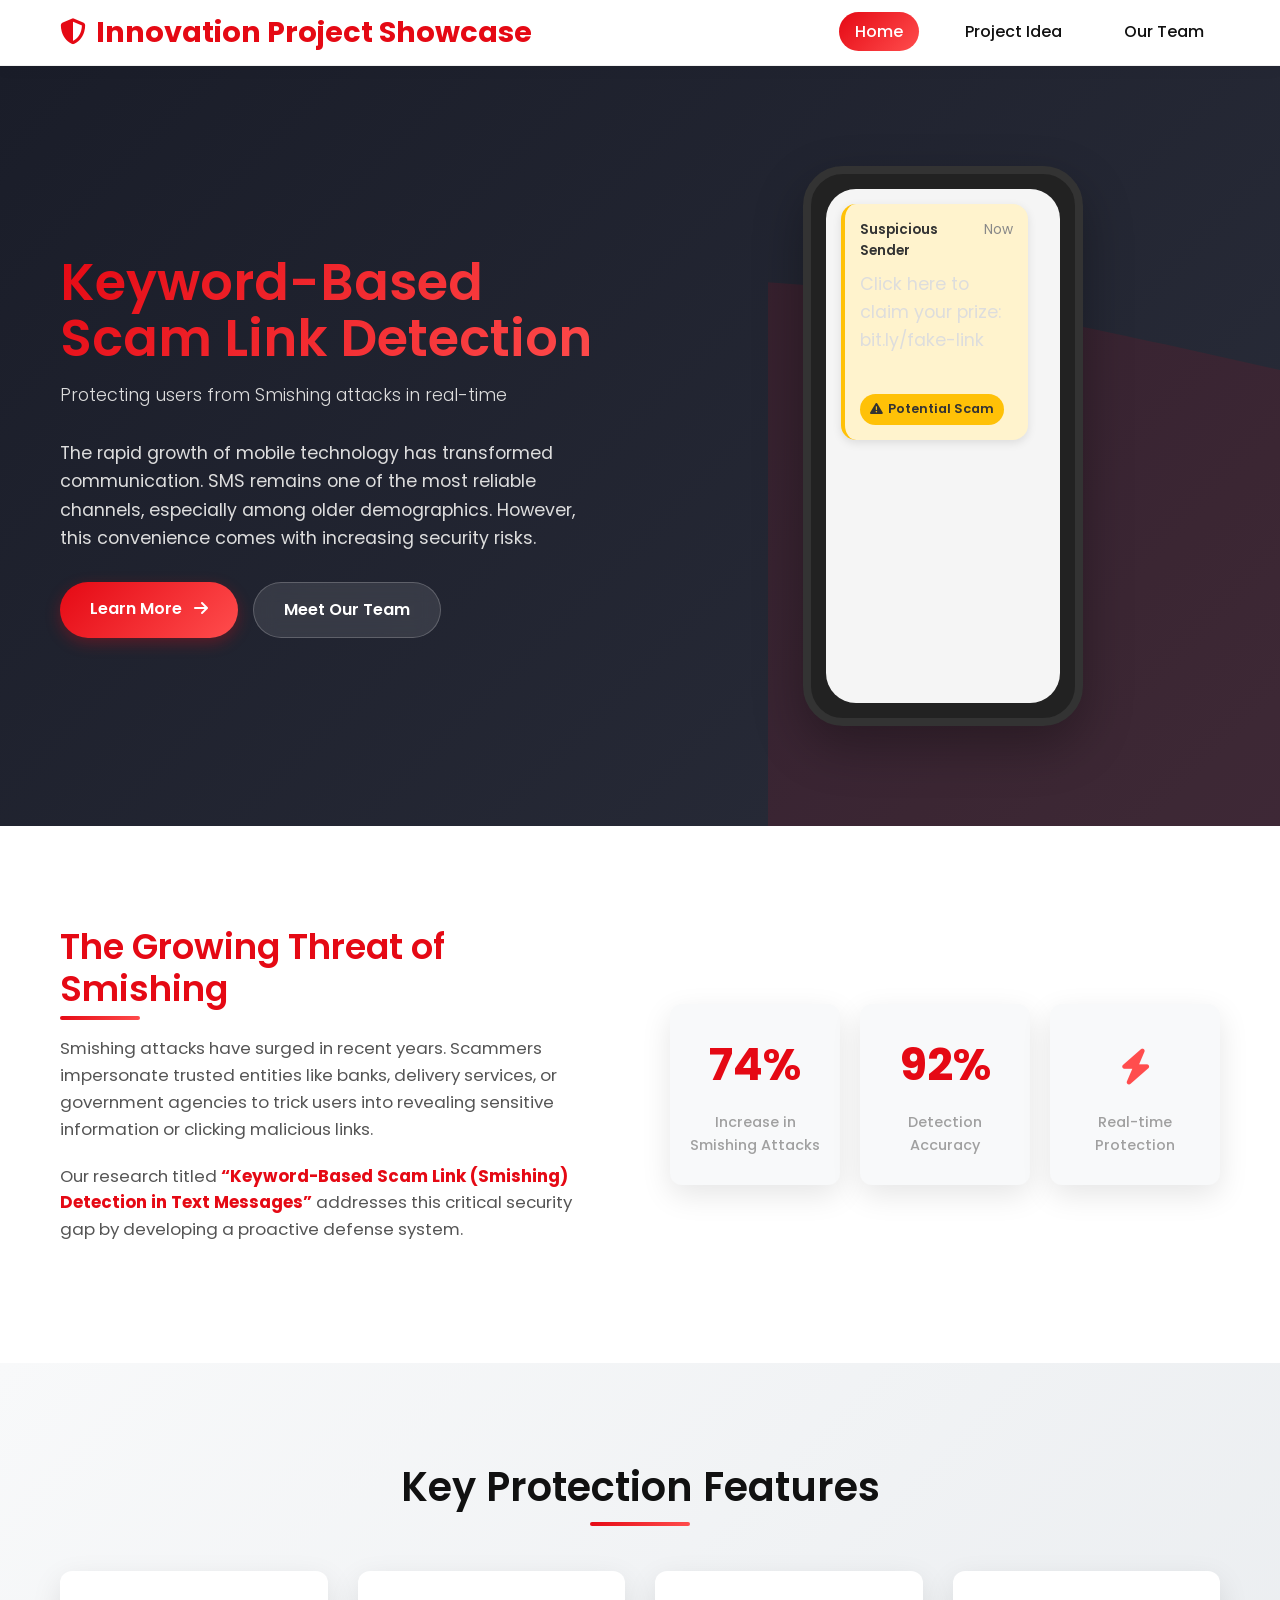
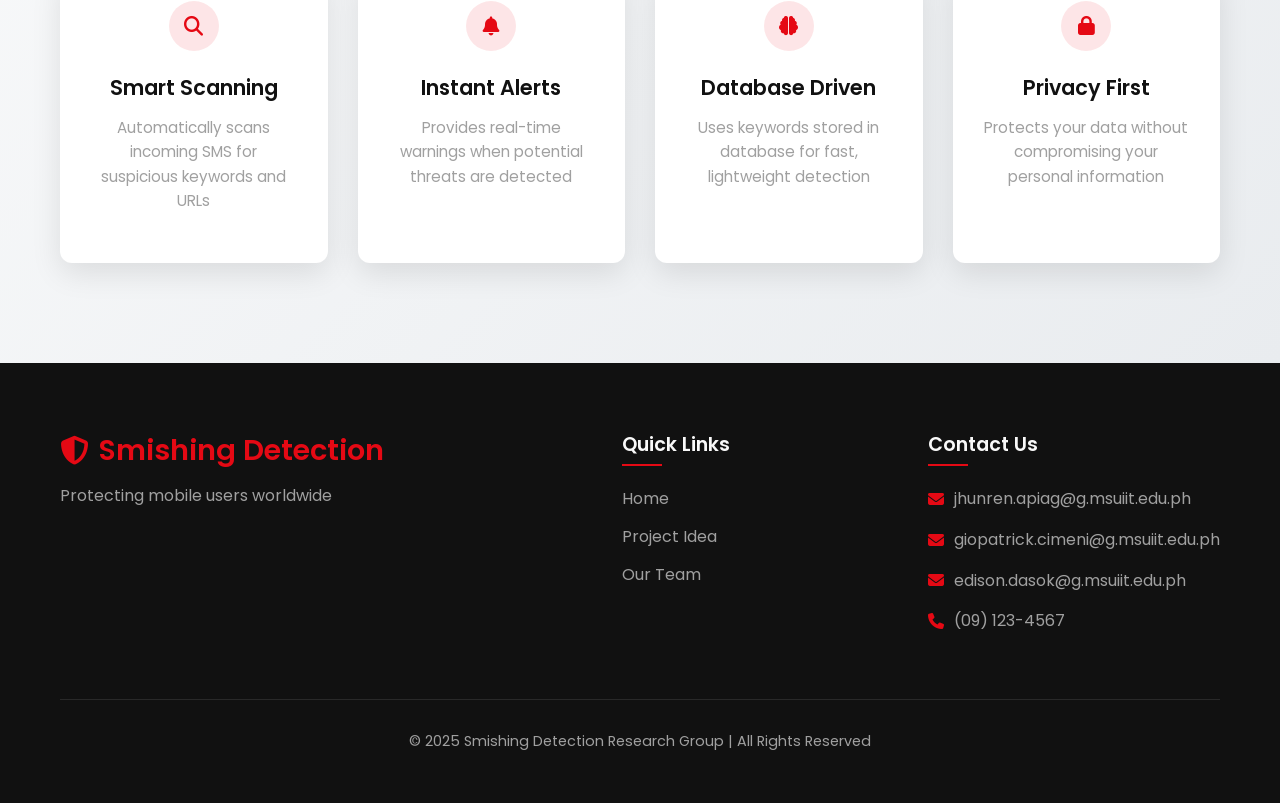
<file: index.html>
<!DOCTYPE html>
<html lang="en">
<head>
  <meta charset="UTF-8" />
  <meta name="viewport" content="width=device-width, initial-scale=1.0" />
  <title>Innovation Project Showcase | Smishing Detection</title>
  <link rel="stylesheet" href="style.css" />
  <link rel="preconnect" href="https://fonts.googleapis.com">
  <link rel="preconnect" href="https://fonts.gstatic.com" crossorigin>
  <link href="https://fonts.googleapis.com/css2?family=Poppins:wght@300;400;500;600;700&display=swap" rel="stylesheet">
  <link rel="stylesheet" href="https://cdnjs.cloudflare.com/ajax/libs/font-awesome/6.4.0/css/all.min.css">
</head>
<body>
  <header id="main-header">
    <div class="container">
      <h1><i class="fas fa-shield-alt"></i> Innovation Project Showcase</h1>
      <nav>
        <ul>
          <li><a href="index.html" class="active">Home</a></li>
          <li><a href="idea.html">Project Idea</a></li>
          <li><a href="team.html">Our Team</a></li>
        </ul>
      </nav>
    </div>
  </header>

  <main>
    <section class="hero">
      <div class="container">
        <div class="hero-content">
          <h2>Keyword-Based Scam Link Detection</h2>
          <p class="subtitle">Protecting users from Smishing attacks in real-time</p>
          <p class="intro">
            The rapid growth of mobile technology has transformed communication. SMS remains one of the most 
            reliable channels, especially among older demographics. However, this convenience comes with 
            increasing security risks.
          </p>
          <div class="hero-buttons">
            <a href="idea.html" class="btn btn-primary">Learn More <i class="fas fa-arrow-right"></i></a>
            <a href="team.html" class="btn btn-secondary">Meet Our Team</a>
          </div>
        </div>
        <div class="hero-visual">
          <div class="phone-mockup">
            <div class="phone-screen">
              <div class="message warning">
                <div class="message-header">
                  <span class="sender">Suspicious Sender</span>
                  <span class="time">Now</span>
                </div>
                <div class="message-body">
                  <p>Click here to claim your prize: bit.ly/fake-link</p>
                  <div class="warning-badge">
                    <i class="fas fa-exclamation-triangle"></i> Potential Scam
                  </div>
                </div>
              </div>
            </div>
          </div>
        </div>
      </div>
    </section>

    <section class="content">
      <div class="container">
        <div class="content-grid">
          <div class="content-text">
            <h3>The Growing Threat of Smishing</h3>
            <p>
              Smishing attacks have surged in recent years. Scammers impersonate trusted entities like 
              banks, delivery services, or government agencies to trick users into revealing sensitive 
              information or clicking malicious links.
            </p>
            <p>
              Our research titled <strong>“Keyword-Based Scam Link (Smishing) Detection in Text Messages”</strong>
              addresses this critical security gap by developing a proactive defense system.
            </p>
          </div>
          <div class="content-visual">
            <div class="stats-container">
              <div class="stat-item">
                <div class="stat-number">74%</div>
                <div class="stat-label">Increase in Smishing Attacks</div>
              </div>
              <div class="stat-item">
                <div class="stat-number">92%</div>
                <div class="stat-label">Detection Accuracy</div>
              </div>
              <div class="stat-item">
                <div class="stat-number"><i class="fas fa-bolt"></i></div>
                <div class="stat-label">Real-time Protection</div>
              </div>
            </div>
          </div>
        </div>
      </div>
    </section>

    <section class="features">
      <div class="container">
        <h3>Key Protection Features</h3>
        <div class="features-grid">
          <div class="feature-card">
            <div class="feature-icon"><i class="fas fa-search"></i></div>
            <h4>Smart Scanning</h4>
            <p>Automatically scans incoming SMS for suspicious keywords and URLs</p>
          </div>
          <div class="feature-card">
            <div class="feature-icon"><i class="fas fa-bell"></i></div>
            <h4>Instant Alerts</h4>
            <p>Provides real-time warnings when potential threats are detected</p>
          </div>
          <div class="feature-card">
            <div class="feature-icon"><i class="fas fa-brain"></i></div>
            <h4>Database Driven</h4>
            <p>Uses keywords stored in database for fast, lightweight detection</p>
          </div>
          <div class="feature-card">
            <div class="feature-icon"><i class="fas fa-lock"></i></div>
            <h4>Privacy First</h4>
            <p>Protects your data without compromising your personal information</p>
          </div>
        </div>
      </div>
    </section>
  </main>

  <footer>
    <div class="container">
      <div class="footer-content">
        <div class="footer-logo">
          <h1><i class="fas fa-shield-alt"></i> Smishing Detection</h1>
          <p>Protecting mobile users worldwide</p>
        </div>
        <div class="footer-links">
          <h4>Quick Links</h4>
          <ul>
            <li><a href="index.html">Home</a></li>
            <li><a href="idea.html">Project Idea</a></li>
            <li><a href="team.html">Our Team</a></li>
          </ul>
        </div>
        <div class="footer-contact">
          <h4>Contact Us</h4>
          <p><i class="fas fa-envelope"></i> jhunren.apiag@g.msuiit.edu.ph</p>
          <p><i class="fas fa-envelope"></i> giopatrick.cimeni@g.msuiit.edu.ph</p>
          <p><i class="fas fa-envelope"></i> edison.dasok@g.msuiit.edu.ph</p>
          <p><i class="fas fa-phone"></i> (09) 123-4567</p>
        </div>
      </div>
      <div class="footer-bottom">
        <p>&copy; 2025 Smishing Detection Research Group | All Rights Reserved</p>
      </div>
    </div>
  </footer>
</body>
</html>
</file>
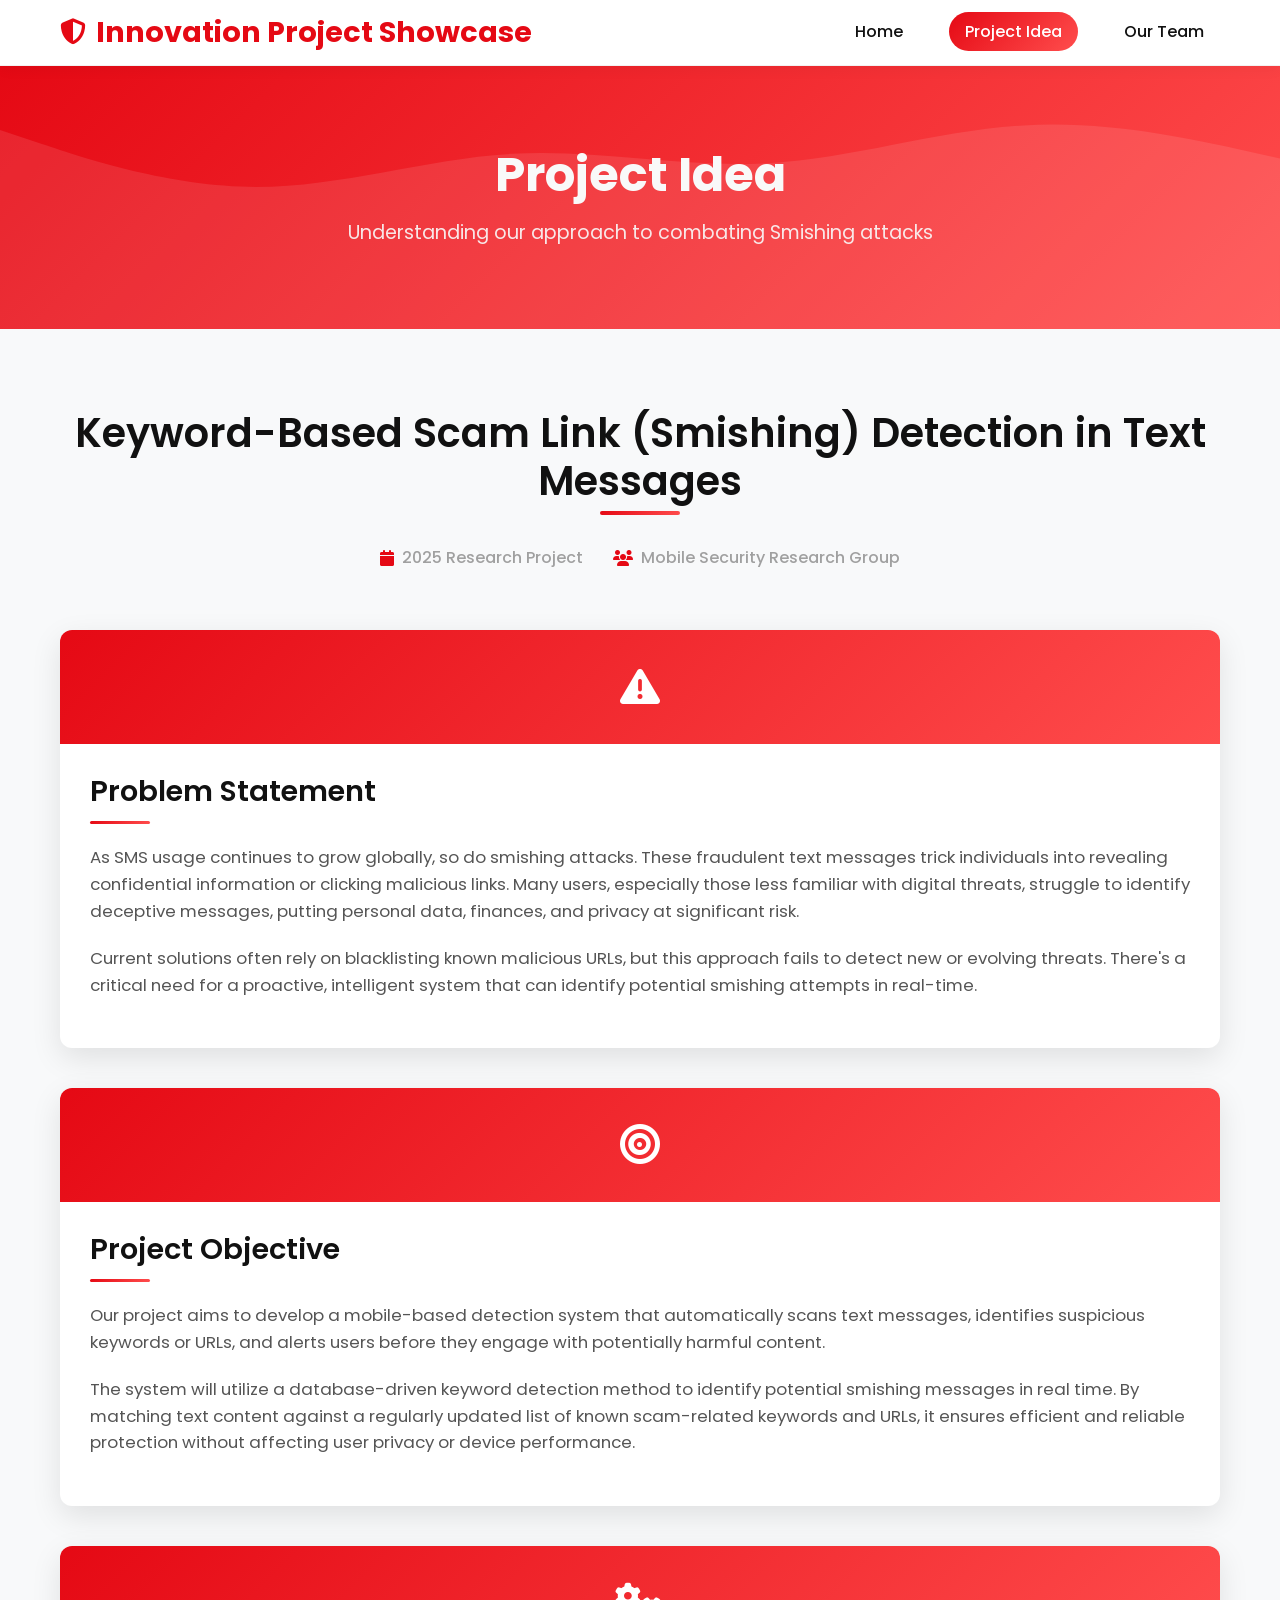
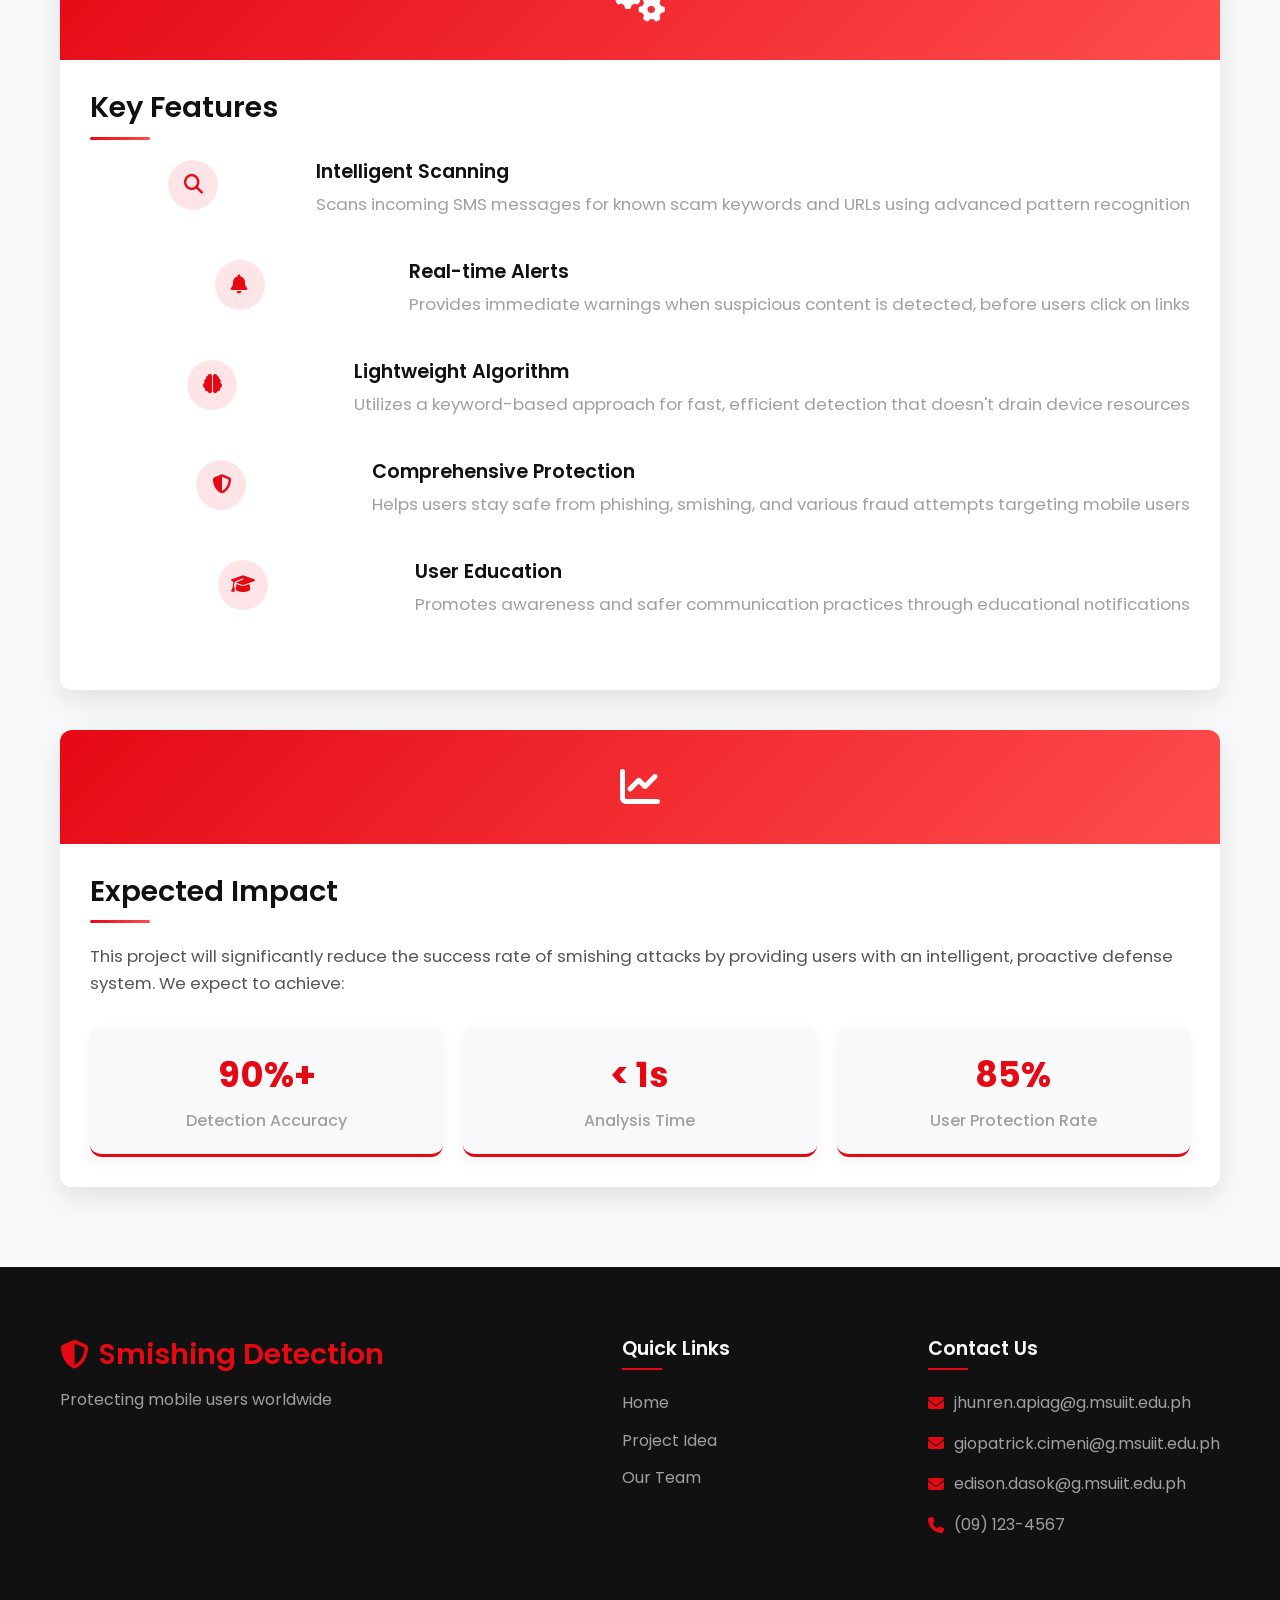
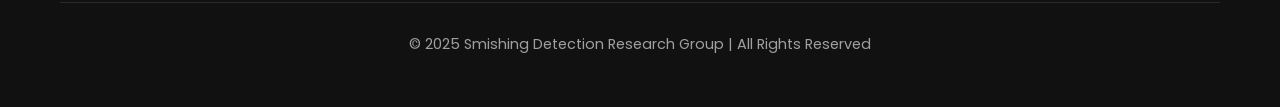
<file: idea.html>
<!DOCTYPE html>
<html lang="en">
<head>
  <meta charset="UTF-8" />
  <meta name="viewport" content="width=device-width, initial-scale=1.0" />
  <title>Project Idea | Smishing Detection</title>
  <link rel="stylesheet" href="style.css" />
  <link rel="preconnect" href="https://fonts.googleapis.com">
  <link rel="preconnect" href="https://fonts.gstatic.com" crossorigin>
  <link href="https://fonts.googleapis.com/css2?family=Poppins:wght@300;400;500;600;700&display=swap" rel="stylesheet">
  <link rel="stylesheet" href="https://cdnjs.cloudflare.com/ajax/libs/font-awesome/6.4.0/css/all.min.css">
</head>
<body>
  <header id="main-header">
    <div class="container">
      <h1><i class="fas fa-shield-alt"></i> Innovation Project Showcase</h1>
      <nav>
        <ul>
          <li><a href="index.html">Home</a></li>
          <li><a href="idea.html" class="active">Project Idea</a></li>
          <li><a href="team.html">Our Team</a></li>
        </ul>
      </nav>
    </div>
  </header>

  <main>
    <section class="page-header">
      <div class="container">
        <h1>Project Idea</h1>
        <p>Understanding our approach to combating Smishing attacks</p>
      </div>
    </section>

    <section class="project-details">
      <div class="container">
        <div class="project-intro">
          <h2>Keyword-Based Scam Link (Smishing) Detection in Text Messages</h2>
          <div class="project-meta">
            <span><i class="fas fa-calendar"></i> 2025 Research Project</span>
            <span><i class="fas fa-users"></i> Mobile Security Research Group</span>
          </div>
        </div>

        <div class="project-sections">
          <div class="section-card">
            <div class="section-icon">
              <i class="fas fa-exclamation-triangle"></i>
            </div>
            <div class="section-content">
              <h3>Problem Statement</h3>
              <p>
                As SMS usage continues to grow globally, so do smishing attacks. These fraudulent text messages 
                trick individuals into revealing confidential information or clicking malicious links. Many users, 
                especially those less familiar with digital threats, struggle to identify deceptive messages, 
                putting personal data, finances, and privacy at significant risk.
              </p>
              <p>
                Current solutions often rely on blacklisting known malicious URLs, but this approach fails to 
                detect new or evolving threats. There's a critical need for a proactive, intelligent system 
                that can identify potential smishing attempts in real-time.
              </p>
            </div>
          </div>

          <div class="section-card">
            <div class="section-icon">
              <i class="fas fa-bullseye"></i>
            </div>
            <div class="section-content">
              <h3>Project Objective</h3>
              <p>
                Our project aims to develop a mobile-based detection system that automatically scans text 
                messages, identifies suspicious keywords or URLs, and alerts users before they engage with 
                potentially harmful content.
              </p>
              <p>
                The system will utilize a database-driven keyword detection method to identify potential smishing 
                messages in real time. By matching text content against a regularly updated list of known scam-related
                keywords and URLs, it ensures efficient and reliable protection without affecting user privacy or device
                performance.
              </p>
            </div>
          </div>

          <div class="section-card">
            <div class="section-icon">
              <i class="fas fa-cogs"></i>
            </div>
            <div class="section-content">
              <h3>Key Features</h3>
              <ul class="features-list">
                <li>
                  <div class="feature-item">
                    <div class="feature-icon"><i class="fas fa-search"></i></div>
                    <div class="feature-text">
                      <h4>Intelligent Scanning</h4>
                      <p>Scans incoming SMS messages for known scam keywords and URLs using advanced pattern recognition</p>
                    </div>
                  </div>
                </li>
                <li>
                  <div class="feature-item">
                    <div class="feature-icon"><i class="fas fa-bell"></i></div>
                    <div class="feature-text">
                      <h4>Real-time Alerts</h4>
                      <p>Provides immediate warnings when suspicious content is detected, before users click on links</p>
                    </div>
                  </div>
                </li>
                <li>
                  <div class="feature-item">
                    <div class="feature-icon"><i class="fas fa-brain"></i></div>
                    <div class="feature-text">
                      <h4>Lightweight Algorithm</h4>
                      <p>Utilizes a keyword-based approach for fast, efficient detection that doesn't drain device resources</p>
                    </div>
                  </div>
                </li>
                <li>
                  <div class="feature-item">
                    <div class="feature-icon"><i class="fas fa-shield-alt"></i></div>
                    <div class="feature-text">
                      <h4>Comprehensive Protection</h4>
                      <p>Helps users stay safe from phishing, smishing, and various fraud attempts targeting mobile users</p>
                    </div>
                  </div>
                </li>
                <li>
                  <div class="feature-item">
                    <div class="feature-icon"><i class="fas fa-graduation-cap"></i></div>
                    <div class="feature-text">
                      <h4>User Education</h4>
                      <p>Promotes awareness and safer communication practices through educational notifications</p>
                    </div>
                  </div>
                </li>
              </ul>
            </div>
          </div>

          <div class="section-card">
            <div class="section-icon">
              <i class="fas fa-chart-line"></i>
            </div>
            <div class="section-content">
              <h3>Expected Impact</h3>
              <p>
                This project will significantly reduce the success rate of smishing attacks by providing users 
                with an intelligent, proactive defense system. We expect to achieve:
              </p>
              <div class="impact-stats">
                <div class="impact-item">
                  <div class="impact-number">90%+</div>
                  <div class="impact-label">Detection Accuracy</div>
                </div>
                <div class="impact-item">
                  <div class="impact-number">< 1s</div>
                  <div class="impact-label">Analysis Time</div>
                </div>
                <div class="impact-item">
                  <div class="impact-number">85%</div>
                  <div class="impact-label">User Protection Rate</div>
                </div>
              </div>
            </div>
          </div>
        </div>
      </div>
    </section>
  </main>

  <footer>
    <div class="container">
      <div class="footer-content">
        <div class="footer-logo">
          <h1><i class="fas fa-shield-alt"></i> Smishing Detection</h1>
          <p>Protecting mobile users worldwide</p>
        </div>
        <div class="footer-links">
          <h4>Quick Links</h4>
          <ul>
            <li><a href="index.html">Home</a></li>
            <li><a href="idea.html">Project Idea</a></li>
            <li><a href="team.html">Our Team</a></li>
          </ul>
        </div>
        <div class="footer-contact">
          <h4>Contact Us</h4>
          <p><i class="fas fa-envelope"></i> jhunren.apiag@g.msuiit.edu.ph</p>
          <p><i class="fas fa-envelope"></i> giopatrick.cimeni@g.msuiit.edu.ph</p>
          <p><i class="fas fa-envelope"></i> edison.dasok@g.msuiit.edu.ph</p>
          <p><i class="fas fa-phone"></i> (09) 123-4567</p>
        </div>
      </div>
      <div class="footer-bottom">
        <p>&copy; 2025 Smishing Detection Research Group | All Rights Reserved</p>
      </div>
    </div>
  </footer>
</body>
</html>
</file>
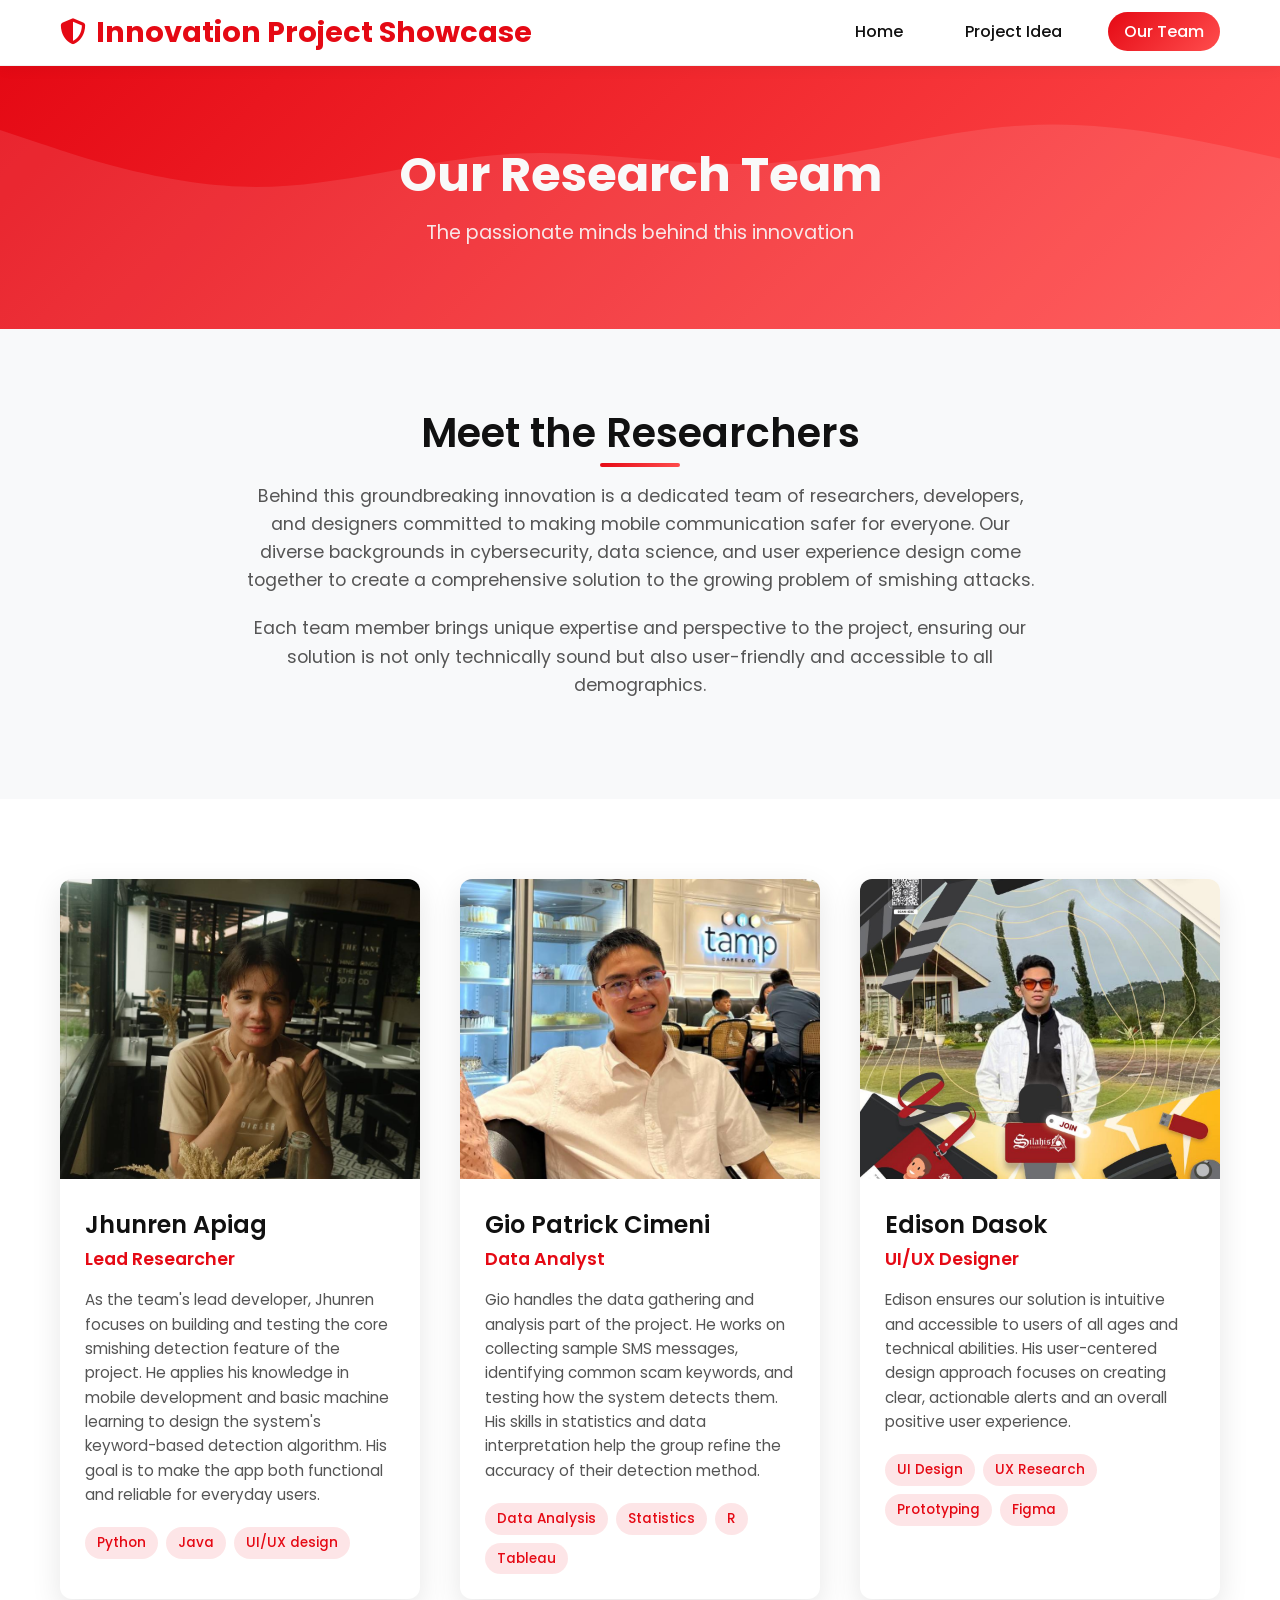
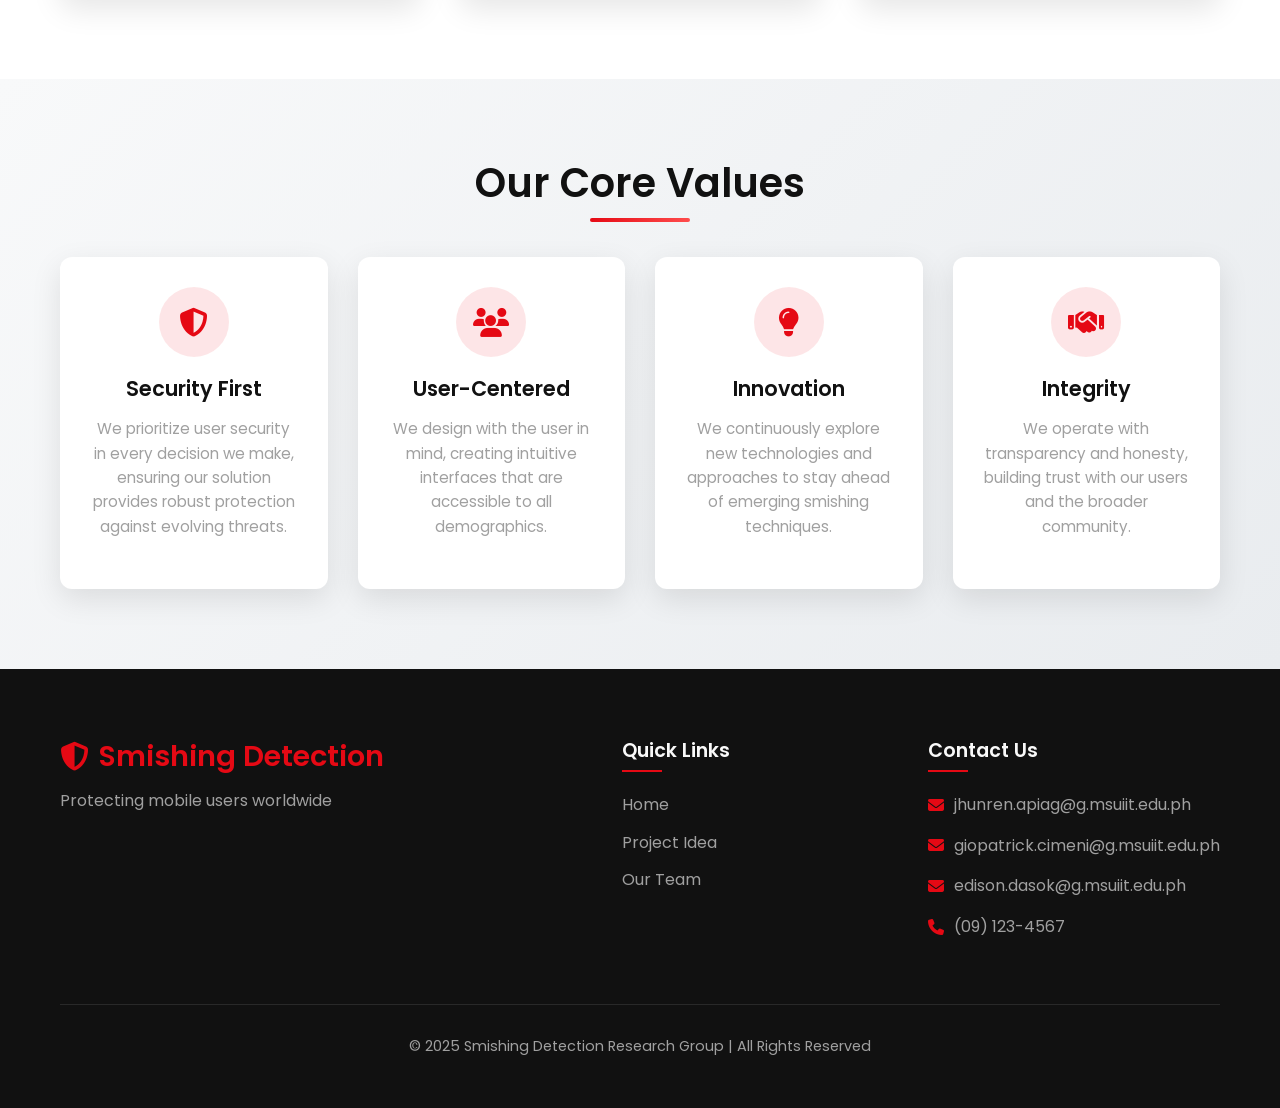
<file: team.html>
<!DOCTYPE html>
<html lang="en">
<head>
  <meta charset="UTF-8" />
  <meta name="viewport" content="width=device-width, initial-scale=1.0" />
  <title>Our Team | Smishing Detection</title>
  <link rel="stylesheet" href="style.css" />
  <link rel="preconnect" href="https://fonts.googleapis.com">
  <link rel="preconnect" href="https://fonts.gstatic.com" crossorigin>
  <link href="https://fonts.googleapis.com/css2?family=Poppins:wght@300;400;500;600;700&display=swap" rel="stylesheet">
  <link rel="stylesheet" href="https://cdnjs.cloudflare.com/ajax/libs/font-awesome/6.4.0/css/all.min.css">
</head>
<body>
  <header id="main-header">
    <div class="container">
      <h1><i class="fas fa-shield-alt"></i> Innovation Project Showcase</h1>
      <nav>
        <ul>
          <li><a href="index.html">Home</a></li>
          <li><a href="idea.html">Project Idea</a></li>
          <li><a href="team.html" class="active">Our Team</a></li>
        </ul>
      </nav>
    </div>
  </header>

  <main>
    <section class="page-header">
      <div class="container">
        <h1>Our Research Team</h1>
        <p>The passionate minds behind this innovation</p>
      </div>
    </section>

    <section class="team-intro">
      <div class="container">
        <div class="intro-content">
          <h2>Meet the Researchers</h2>
          <p>
            Behind this groundbreaking innovation is a dedicated team of researchers, developers, and designers 
            committed to making mobile communication safer for everyone. Our diverse backgrounds in cybersecurity, 
            data science, and user experience design come together to create a comprehensive solution to the 
            growing problem of smishing attacks.
          </p>
          <p>
            Each team member brings unique expertise and perspective to the project, ensuring our solution is 
            not only technically sound but also user-friendly and accessible to all demographics.
          </p>
        </div>
      </div>
    </section>

    <section class="team-members">
      <div class="container">
        <div class="team-grid">
          <article class="member">
            <div class="member-photo">
              <img src="jhunren.jpg" alt="Jhunren Apiag">
            </div>
            <div class="member-info">
              <h3>Jhunren Apiag</h3>
              <p class="member-role">Lead Researcher</p>
              <p class="member-bio">
                As the team's lead developer, Jhunren focuses on building and testing the core smishing detection feature of
                the project. He applies his knowledge in mobile development and basic machine learning to design the
                system's keyword-based detection algorithm. His goal is to make the app both functional and reliable for
                everyday users.
              </p>
              <div class="member-skills">
                <span>Python</span>
                <span>Java</span>
                <span>UI/UX design</span>
              </div>
            </div>
          </article>

          <article class="member">
            <div class="member-photo">
              <img src="gio.jpg" alt="Gio Patrick Cimeni">
            </div>
            <div class="member-info">
              <h3>Gio Patrick Cimeni</h3>
              <p class="member-role">Data Analyst</p>
              <p class="member-bio">
                Gio handles the data gathering and analysis part of the project. He works on collecting sample SMS 
                messages, identifying common scam keywords, and testing how the system detects them. His skills in
                statistics and data interpretation help the group refine the accuracy of their detection method.
              </p>
              <div class="member-skills">
                <span>Data Analysis</span>
                <span>Statistics</span>
                <span>R</span>
                <span>Tableau</span>
              </div>
            </div>
          </article>

          <article class="member">
            <div class="member-photo">
              <img src="edison.jpg" alt="Edison Dasok">
            </div>
            <div class="member-info">
              <h3>Edison Dasok</h3>
              <p class="member-role">UI/UX Designer</p>
              <p class="member-bio">
                Edison ensures our solution is intuitive and accessible to users of all ages and technical 
                abilities. His user-centered design approach focuses on creating clear, actionable alerts and 
                an overall positive user experience.
              </p>
              <div class="member-skills">
                <span>UI Design</span>
                <span>UX Research</span>
                <span>Prototyping</span>
                <span>Figma</span>
              </div>
            </div>
          </article>
        </div>
      </div>
    </section>

    <section class="team-values">
      <div class="container">
        <h2>Our Core Values</h2>
        <div class="values-grid">
          <div class="value-card">
            <div class="value-icon"><i class="fas fa-shield-alt"></i></div>
            <h3>Security First</h3>
            <p>We prioritize user security in every decision we make, ensuring our solution provides robust protection against evolving threats.</p>
          </div>
          <div class="value-card">
            <div class="value-icon"><i class="fas fa-users"></i></div>
            <h3>User-Centered</h3>
            <p>We design with the user in mind, creating intuitive interfaces that are accessible to all demographics.</p>
          </div>
          <div class="value-card">
            <div class="value-icon"><i class="fas fa-lightbulb"></i></div>
            <h3>Innovation</h3>
            <p>We continuously explore new technologies and approaches to stay ahead of emerging smishing techniques.</p>
          </div>
          <div class="value-card">
            <div class="value-icon"><i class="fas fa-handshake"></i></div>
            <h3>Integrity</h3>
            <p>We operate with transparency and honesty, building trust with our users and the broader community.</p>
          </div>
        </div>
      </div>
    </section>
  </main>

  <footer>
    <div class="container">
      <div class="footer-content">
        <div class="footer-logo">
          <h1><i class="fas fa-shield-alt"></i> Smishing Detection</h1>
          <p>Protecting mobile users worldwide</p>
        </div>
        <div class="footer-links">
          <h4>Quick Links</h4>
          <ul>
            <li><a href="index.html">Home</a></li>
            <li><a href="idea.html">Project Idea</a></li>
            <li><a href="team.html">Our Team</a></li>
          </ul>
        </div>
        <div class="footer-contact">
          <h4>Contact Us</h4>
          <p><i class="fas fa-envelope"></i> jhunren.apiag@g.msuiit.edu.ph</p>
          <p><i class="fas fa-envelope"></i> giopatrick.cimeni@g.msuiit.edu.ph</p>
          <p><i class="fas fa-envelope"></i> edison.dasok@g.msuiit.edu.ph</p>
          <p><i class="fas fa-phone"></i> (09) 123-4567</p>
        </div>
      </div>
      <div class="footer-bottom">
        <p>&copy; 2025 Smishing Detection Research Group | All Rights Reserved</p>
      </div>
    </div>
  </footer>
</body>
</html>
</file>
<file: style.css>
/* ===== VARIABLES ===== */
:root {
  --primary-color: #E50914;
  --secondary-color: #ff4d4d;
  --accent-color: #2a2d3a;
  --dark-color: #111111;
  --light-color: #ffffff;
  --text-dark: #111111;
  --text-light: #f9f9f9;
  --text-muted: #a0a0a0;
  --border-radius: 12px;
  --transition-speed: 0.3s;
  --box-shadow: 0 10px 30px rgba(0, 0, 0, 0.1);
  --gradient: linear-gradient(135deg, var(--primary-color), var(--secondary-color));
}

/* ===== RESET & GENERAL ===== */
* {
  box-sizing: border-box;
  margin: 0;
  padding: 0;
}

body {
  font-family: 'Poppins', sans-serif;
  background-color: #f8f9fa;
  color: var(--text-dark);
  line-height: 1.6;
  font-size: 16px;
  overflow-x: hidden;
}

.container {
  max-width: 1200px;
  margin: 0 auto;
  padding: 0 20px;
}

h1, h2, h3, h4, h5, h6 {
  margin-bottom: 20px;
  font-weight: 600;
  line-height: 1.2;
}

p {
  margin-bottom: 20px;
}

a {
  text-decoration: none;
  color: inherit;
}

img {
  max-width: 100%;
  height: auto;
}

/* ===== HEADER ===== */
header {
  position: sticky;
  top: 0;
  background: rgba(255, 255, 255, 0.95);
  backdrop-filter: blur(10px);
  border-bottom: 1px solid rgba(0, 0, 0, 0.05);
  z-index: 100;
  padding: 15px 0;
  box-shadow: 0 2px 15px rgba(0, 0, 0, 0.05);
}

header .container {
  display: flex;
  justify-content: space-between;
  align-items: center;
}

header h1 {
  font-size: 1.8em;
  color: var(--primary-color);
  font-weight: 700;
  margin: 0;
  display: flex;
  align-items: center;
  gap: 10px;
}

header h1 i {
  font-size: 0.9em;
}

/* ===== NAVIGATION ===== */
nav ul {
  list-style: none;
  display: flex;
  gap: 30px;
}

nav a {
  text-decoration: none;
  color: var(--text-dark);
  font-weight: 500;
  padding: 8px 16px;
  border-radius: 30px;
  transition: all var(--transition-speed) ease;
  position: relative;
}

nav a:hover,
nav a.active {
  background: var(--gradient);
  color: var(--light-color);
  transform: translateY(-2px);
}

nav a::after {
  content: '';
  position: absolute;
  bottom: 0;
  left: 50%;
  width: 0;
  height: 2px;
  background: var(--primary-color);
  transition: all var(--transition-speed) ease;
  transform: translateX(-50%);
}

nav a:hover::after {
  width: 80%;
}

/* ===== HERO SECTION ===== */
.hero {
  background: linear-gradient(135deg, #1a1d29, #2a2d3a);
  color: var(--text-light);
  padding: 100px 20px;
  position: relative;
  overflow: hidden;
}

.hero::before {
  content: '';
  position: absolute;
  top: 0;
  right: 0;
  width: 40%;
  height: 100%;
  background: url('data:image/svg+xml,<svg xmlns="http://www.w3.org/2000/svg" viewBox="0 0 1440 320"><path fill="%23e50914" fill-opacity="0.1" d="M0,96L48,112C96,128,192,160,288,160C384,160,480,128,576,122.7C672,117,768,139,864,133.3C960,128,1056,96,1152,90.7C1248,85,1344,107,1392,117.3L1440,128L1440,320L1392,320C1344,320,1248,320,1152,320C1056,320,960,320,864,320C768,320,672,320,576,320C480,320,384,320,288,320C192,320,96,320,48,320L0,320Z"></path></svg>') no-repeat bottom right;
  background-size: cover;
  z-index: 1;
}

.hero .container {
  display: grid;
  grid-template-columns: 1fr 1fr;
  gap: 50px;
  align-items: center;
  position: relative;
  z-index: 2;
}

.hero-content {
  animation: fadeInLeft 1s ease;
}

.hero h2 {
  font-size: 3.2em;
  margin-bottom: 15px;
  background: var(--gradient);
  -webkit-background-clip: text;
  background-clip: text;
  color: transparent;
  line-height: 1.1;
}

.subtitle {
  font-size: 1.4em;
  color: var(--text-light);
  margin-bottom: 25px;
  font-weight: 300;
}

.hero p {
  font-size: 1.1em;
  color: #ddd;
  max-width: 550px;
  margin-bottom: 30px;
}

.hero-buttons {
  display: flex;
  gap: 15px;
  margin-top: 20px;
}

.btn {
  display: inline-block;
  padding: 14px 30px;
  border-radius: 50px;
  font-weight: 600;
  text-align: center;
  transition: all var(--transition-speed) ease;
  cursor: pointer;
  border: none;
  font-size: 1em;
}

.btn-primary {
  background: var(--gradient);
  color: var(--light-color);
  box-shadow: 0 5px 15px rgba(229, 9, 20, 0.3);
}

.btn-primary:hover {
  transform: translateY(-3px);
  box-shadow: 0 8px 20px rgba(229, 9, 20, 0.4);
}

.btn-secondary {
  background: rgba(255, 255, 255, 0.1);
  color: var(--light-color);
  border: 1px solid rgba(255, 255, 255, 0.2);
  backdrop-filter: blur(10px);
}

.btn-secondary:hover {
  background: rgba(255, 255, 255, 0.2);
  transform: translateY(-3px);
}

.btn i {
  margin-left: 8px;
}

.hero-visual {
  animation: fadeInRight 1s ease;
}

.phone-mockup {
  width: 280px;
  height: 560px;
  background: #222;
  border-radius: 40px;
  padding: 15px;
  box-shadow: 0 20px 50px rgba(0, 0, 0, 0.3);
  position: relative;
  margin: 0 auto;
  border: 8px solid #333;
}

.phone-screen {
  width: 100%;
  height: 100%;
  background: #f5f5f5;
  border-radius: 30px;
  overflow: hidden;
  display: flex;
  flex-direction: column;
}

.message {
  padding: 15px;
  margin: 15px;
  border-radius: 15px;
  max-width: 80%;
  align-self: flex-start;
  box-shadow: 0 3px 10px rgba(0, 0, 0, 0.1);
}

.message.warning {
  background: #fff3cd;
  border-left: 4px solid #ffc107;
}

.message-header {
  display: flex;
  justify-content: space-between;
  margin-bottom: 8px;
  font-size: 0.85em;
}

.sender {
  font-weight: 600;
  color: #333;
}

.time {
  color: #888;
}

.message-body {
  color: #333;
}

.warning-badge {
  display: inline-flex;
  align-items: center;
  gap: 5px;
  background: #ffc107;
  color: #333;
  padding: 5px 10px;
  border-radius: 20px;
  font-size: 0.8em;
  font-weight: 600;
  margin-top: 10px;
}

/* ===== CONTENT SECTION ===== */
.content {
  padding: 100px 20px;
  background: var(--light-color);
}

.content-grid {
  display: grid;
  grid-template-columns: 1fr 1fr;
  gap: 60px;
  align-items: center;
}

.content-text h3 {
  font-size: 2.2em;
  color: var(--primary-color);
  margin-bottom: 25px;
  position: relative;
}

.content-text h3::after {
  content: '';
  position: absolute;
  bottom: -10px;
  left: 0;
  width: 80px;
  height: 4px;
  background: var(--gradient);
  border-radius: 2px;
}

.content-text p {
  color: #555;
  font-size: 1.05em;
  margin-bottom: 20px;
}

.content-text strong {
  color: var(--primary-color);
}

.stats-container {
  display: grid;
  grid-template-columns: repeat(3, 1fr);
  gap: 20px;
}

.stat-item {
  background: #f8f9fa;
  border-radius: var(--border-radius);
  padding: 25px 15px;
  text-align: center;
  box-shadow: var(--box-shadow);
  transition: all var(--transition-speed) ease;
  border-bottom: 3px solid transparent;
}

.stat-item:hover {
  transform: translateY(-10px);
  border-bottom-color: var(--primary-color);
}

.stat-number {
  font-size: 2.8em;
  font-weight: 700;
  color: var(--primary-color);
  margin-bottom: 10px;
}

.stat-number i {
  font-size: 0.8em;
  color: var(--secondary-color);
}

.stat-label {
  font-size: 0.9em;
  color: var(--text-muted);
  font-weight: 500;
}

/* ===== FEATURES SECTION ===== */
.features {
  padding: 100px 20px;
  background: linear-gradient(135deg, #f8f9fa, #e9ecef);
}

.features h3 {
  text-align: center;
  font-size: 2.5em;
  color: var(--dark-color);
  margin-bottom: 60px;
  position: relative;
}

.features h3::after {
  content: '';
  position: absolute;
  bottom: -15px;
  left: 50%;
  transform: translateX(-50%);
  width: 100px;
  height: 4px;
  background: var(--gradient);
  border-radius: 2px;
}

.features-grid {
  display: grid;
  grid-template-columns: repeat(auto-fit, minmax(250px, 1fr));
  gap: 30px;
}

.feature-card {
  background: var(--light-color);
  border-radius: var(--border-radius);
  padding: 30px;
  text-align: center;
  box-shadow: var(--box-shadow);
  transition: all var(--transition-speed) ease;
  position: relative;
  overflow: hidden;
}

.feature-card::before {
  content: '';
  position: absolute;
  top: 0;
  left: 0;
  width: 100%;
  height: 5px;
  background: var(--gradient);
  transform: scaleX(0);
  transform-origin: left;
  transition: transform var(--transition-speed) ease;
}

.feature-card:hover {
  transform: translateY(-15px);
  box-shadow: 0 15px 35px rgba(0, 0, 0, 0.1);
}

.feature-card:hover::before {
  transform: scaleX(1);
}

.feature-icon {
  width: 80px;
  height: 80px;
  background: rgba(229, 9, 20, 0.1);
  border-radius: 50%;
  display: flex;
  align-items: center;
  justify-content: center;
  margin: 0 auto 25px;
  font-size: 2em;
  color: var(--primary-color);
  transition: all var(--transition-speed) ease;
}

.feature-card:hover .feature-icon {
  background: var(--gradient);
  color: var(--light-color);
  transform: scale(1.1);
}

.feature-card h4 {
  font-size: 1.3em;
  color: var(--dark-color);
  margin-bottom: 15px;
}

.feature-card p {
  color: var(--text-muted);
  font-size: 0.95em;
}

/* ===== FOOTER ===== */
footer {
  background: var(--dark-color);
  color: var(--text-light);
  padding: 70px 20px 30px;
}

.footer-content {
  display: grid;
  grid-template-columns: 2fr 1fr 1fr;
  gap: 50px;
  margin-bottom: 50px;
}

.footer-logo h1 {
  font-size: 1.8em;
  color: var(--primary-color);
  margin-bottom: 15px;
  display: flex;
  align-items: center;
  gap: 10px;
}

.footer-logo p {
  color: var(--text-muted);
  max-width: 300px;
}

.footer-links h4,
.footer-contact h4 {
  font-size: 1.2em;
  margin-bottom: 20px;
  position: relative;
  padding-bottom: 10px;
}

.footer-links h4::after,
.footer-contact h4::after {
  content: '';
  position: absolute;
  bottom: 0;
  left: 0;
  width: 40px;
  height: 2px;
  background: var(--primary-color);
}

.footer-links ul {
  list-style: none;
}

.footer-links li {
  margin-bottom: 12px;
}

.footer-links a {
  color: var(--text-muted);
  transition: color var(--transition-speed) ease;
}

.footer-links a:hover {
  color: var(--primary-color);
  padding-left: 5px;
}

.footer-contact p {
  display: flex;
  align-items: center;
  gap: 10px;
  color: var(--text-muted);
  margin-bottom: 15px;
}

.footer-contact i {
  color: var(--primary-color);
}

.footer-bottom {
  text-align: center;
  padding-top: 30px;
  border-top: 1px solid rgba(255, 255, 255, 0.1);
  color: var(--text-muted);
  font-size: 0.9em;
}

/* ===== RESPONSIVE ===== */
@media (max-width: 992px) {
  .hero .container {
    grid-template-columns: 1fr;
    text-align: center;
  }
  
  .hero-visual {
    margin-top: 50px;
  }
  
  .content-grid {
    grid-template-columns: 1fr;
  }
  
  .content-visual {
    order: -1;
  }
  
  .footer-content {
    grid-template-columns: 1fr;
    text-align: center;
  }
  
  .footer-links,
  .footer-contact {
    margin-top: 30px;
  }
  
  .footer-links h4::after,
  .footer-contact h4::after {
    left: 50%;
    transform: translateX(-50%);
  }
}

@media (max-width: 768px) {
  header .container {
    flex-direction: column;
    gap: 15px;
  }
  
  nav ul {
    flex-wrap: wrap;
    justify-content: center;
  }
  
  .hero h2 {
    font-size: 2.5em;
  }
  
  .hero-buttons {
    flex-direction: column;
    align-items: center;
  }
  
  .btn {
    width: 80%;
  }
  
  .stats-container {
    grid-template-columns: 1fr;
  }
  
  .features-grid {
    grid-template-columns: 1fr;
  }
  
  .phone-mockup {
    width: 240px;
    height: 480px;
  }
}

@media (max-width: 576px) {
  .hero {
    padding: 60px 20px;
  }
  
  .hero h2 {
    font-size: 2em;
  }
  
  .content,
  .features {
    padding: 60px 20px;
  }
  
  .features h3 {
    font-size: 2em;
  }
}

/* ===== ANIMATIONS ===== */
@keyframes fadeInLeft {
  from {
    opacity: 0;
    transform: translateX(-30px);
  }
  to {
    opacity: 1;
    transform: translateX(0);
  }
}

@keyframes fadeInRight {
  from {
    opacity: 0;
    transform: translateX(30px);
  }
  to {
    opacity: 1;
    transform: translateX(0);
  }
}

@keyframes fadeInUp {
  from {
    opacity: 0;
    transform: translateY(30px);
  }
  to {
    opacity: 1;
    transform: translateY(0);
  }
}

/* ===== UTILITY CLASSES ===== */
.text-center {
  text-align: center;
}

.text-primary {
  color: var(--primary-color);
}

.text-light {
  color: var(--text-light);
}

.mt-1 {
  margin-top: 10px;
}

.mt-2 {
  margin-top: 20px;
}

.mt-3 {
  margin-top: 30px;
}

.mb-1 {
  margin-bottom: 10px;
}

.mb-2 {
  margin-bottom: 20px;
}

.mb-3 {
  margin-bottom: 30px;
}

/* ===== PAGE HEADER ===== */
.page-header {
  background: var(--gradient);
  color: var(--text-light);
  padding: 80px 20px;
  text-align: center;
  position: relative;
  overflow: hidden;
}

.page-header::before {
  content: '';
  position: absolute;
  top: 0;
  left: 0;
  width: 100%;
  height: 100%;
  background: url('data:image/svg+xml,<svg xmlns="http://www.w3.org/2000/svg" viewBox="0 0 1440 320"><path fill="%23ffffff" fill-opacity="0.1" d="M0,96L48,112C96,128,192,160,288,160C384,160,480,128,576,122.7C672,117,768,139,864,133.3C960,128,1056,96,1152,90.7C1248,85,1344,107,1392,117.3L1440,128L1440,320L1392,320C1344,320,1248,320,1152,320C1056,320,960,320,864,320C768,320,672,320,576,320C480,320,384,320,288,320C192,320,96,320,48,320L0,320Z"></path></svg>') no-repeat bottom center;
  background-size: cover;
  z-index: 1;
}

.page-header .container {
  position: relative;
  z-index: 2;
}

.page-header h1 {
  font-size: 3em;
  margin-bottom: 15px;
  font-weight: 700;
}

.page-header p {
  font-size: 1.2em;
  max-width: 600px;
  margin: 0 auto;
  opacity: 0.9;
}

/* ===== PROJECT DETAILS ===== */
.project-details {
  padding: 80px 20px;
  background: #f8f9fa;
}

.project-intro {
  text-align: center;
  margin-bottom: 60px;
}

.project-intro h2 {
  font-size: 2.5em;
  color: var(--dark-color);
  margin-bottom: 20px;
  position: relative;
  display: inline-block;
}

.project-intro h2::after {
  content: '';
  position: absolute;
  bottom: -10px;
  left: 50%;
  transform: translateX(-50%);
  width: 80px;
  height: 4px;
  background: var(--gradient);
  border-radius: 2px;
}

.project-meta {
  display: flex;
  justify-content: center;
  gap: 30px;
  margin-top: 20px;
}

.project-meta span {
  display: flex;
  align-items: center;
  gap: 8px;
  color: var(--text-muted);
  font-weight: 500;
}

.project-meta i {
  color: var(--primary-color);
}

.project-sections {
  display: grid;
  grid-template-columns: 1fr;
  gap: 40px;
}

.section-card {
  background: var(--light-color);
  border-radius: var(--border-radius);
  box-shadow: var(--box-shadow);
  overflow: hidden;
  transition: all var(--transition-speed) ease;
}

.section-card:hover {
  transform: translateY(-10px);
  box-shadow: 0 15px 35px rgba(0, 0, 0, 0.1);
}

.section-icon {
  background: var(--gradient);
  color: var(--light-color);
  padding: 25px;
  text-align: center;
  font-size: 2.5em;
}

.section-content {
  padding: 30px;
}

.section-content h3 {
  font-size: 1.8em;
  color: var(--dark-color);
  margin-bottom: 20px;
  position: relative;
  padding-bottom: 15px;
}

.section-content h3::after {
  content: '';
  position: absolute;
  bottom: 0;
  left: 0;
  width: 60px;
  height: 3px;
  background: var(--gradient);
  border-radius: 2px;
}

.section-content p {
  color: #555;
  font-size: 1.05em;
  margin-bottom: 20px;
}

.features-list {
  list-style: none;
  padding: 0;
}

.features-list li {
  margin-bottom: 25px;
}

.feature-item {
  display: flex;
  gap: 20px;
  align-items: flex-start;
}

.feature-icon {
  width: 50px;
  height: 50px;
  background: rgba(229, 9, 20, 0.1);
  border-radius: 50%;
  display: flex;
  align-items: center;
  justify-content: center;
  font-size: 1.2em;
  color: var(--primary-color);
  flex-shrink: 0;
}

.feature-text h4 {
  font-size: 1.2em;
  color: var(--dark-color);
  margin-bottom: 8px;
}

.feature-text p {
  color: var(--text-muted);
  margin-bottom: 0;
}

.impact-stats {
  display: grid;
  grid-template-columns: repeat(3, 1fr);
  gap: 20px;
  margin-top: 30px;
}

.impact-item {
  background: #f8f9fa;
  border-radius: var(--border-radius);
  padding: 20px;
  text-align: center;
  box-shadow: 0 5px 15px rgba(0, 0, 0, 0.05);
  border-bottom: 3px solid var(--primary-color);
}

.impact-number {
  font-size: 2.2em;
  font-weight: 700;
  color: var(--primary-color);
  margin-bottom: 5px;
}

.impact-label {
  color: var(--text-muted);
  font-weight: 500;
}

@media (max-width: 768px) {
  .project-meta {
    flex-direction: column;
    align-items: center;
    gap: 15px;
  }
  
  .impact-stats {
    grid-template-columns: 1fr;
  }
  
  .feature-item {
    flex-direction: column;
    text-align: center;
  }
  
  .feature-icon {
    margin: 0 auto 15px;
  }
}

/* ===== TEAM INTRO ===== */
.team-intro {
  padding: 80px 20px;
  background: #f8f9fa;
}

.intro-content {
  max-width: 800px;
  margin: 0 auto;
  text-align: center;
}

.intro-content h2 {
  font-size: 2.5em;
  color: var(--dark-color);
  margin-bottom: 25px;
  position: relative;
  display: inline-block;
}

.intro-content h2::after {
  content: '';
  position: absolute;
  bottom: -10px;
  left: 50%;
  transform: translateX(-50%);
  width: 80px;
  height: 4px;
  background: var(--gradient);
  border-radius: 2px;
}

.intro-content p {
  color: #555;
  font-size: 1.1em;
  margin-bottom: 20px;
}

/* ===== TEAM MEMBERS ===== */
.team-members {
  padding: 80px 20px;
  background: var(--light-color);
}

.team-grid {
  display: grid;
  grid-template-columns: repeat(auto-fit, minmax(300px, 1fr));
  gap: 40px;
}

.member {
  background: var(--light-color);
  border-radius: var(--border-radius);
  overflow: hidden;
  box-shadow: var(--box-shadow);
  transition: all var(--transition-speed) ease;
  position: relative;
}

.member:hover {
  transform: translateY(-15px);
  box-shadow: 0 15px 35px rgba(0, 0, 0, 0.1);
}

.member-photo {
  position: relative;
  overflow: hidden;
}

.member-photo img {
  width: 100%;
  height: 300px;
  object-fit: cover;
  transition: transform var(--transition-speed) ease;
}

.member:hover .member-photo img {
  transform: scale(1.05);
}

.member-social {
  position: absolute;
  bottom: 0;
  left: 0;
  width: 100%;
  background: rgba(0, 0, 0, 0.7);
  display: flex;
  justify-content: center;
  gap: 15px;
  padding: 15px 0;
  transform: translateY(100%);
  transition: transform var(--transition-speed) ease;
}

.member:hover .member-social {
  transform: translateY(0);
}

.member-social a {
  display: flex;
  align-items: center;
  justify-content: center;
  width: 36px;
  height: 36px;
  background: var(--light-color);
  color: var(--dark-color);
  border-radius: 50%;
  transition: all var(--transition-speed) ease;
}

.member-social a:hover {
  background: var(--primary-color);
  color: var(--light-color);
  transform: translateY(-3px);
}

.member-info {
  padding: 25px;
}

.member-info h3 {
  font-size: 1.5em;
  color: var(--dark-color);
  margin-bottom: 5px;
}

.member-role {
  color: var(--primary-color);
  font-weight: 600;
  margin-bottom: 15px;
  font-size: 1.1em;
}

.member-bio {
  color: #555;
  margin-bottom: 20px;
  font-size: 0.95em;
}

.member-skills {
  display: flex;
  flex-wrap: wrap;
  gap: 8px;
}

.member-skills span {
  background: rgba(229, 9, 20, 0.1);
  color: var(--primary-color);
  padding: 5px 12px;
  border-radius: 20px;
  font-size: 0.85em;
  font-weight: 500;
}

/* ===== TEAM VALUES ===== */
.team-values {
  padding: 80px 20px;
  background: linear-gradient(135deg, #f8f9fa, #e9ecef);
}

.team-values h2 {
  text-align: center;
  font-size: 2.5em;
  color: var(--dark-color);
  margin-bottom: 50px;
  position: relative;
}

.team-values h2::after {
  content: '';
  position: absolute;
  bottom: -15px;
  left: 50%;
  transform: translateX(-50%);
  width: 100px;
  height: 4px;
  background: var(--gradient);
  border-radius: 2px;
}

.values-grid {
  display: grid;
  grid-template-columns: repeat(auto-fit, minmax(250px, 1fr));
  gap: 30px;
}

.value-card {
  background: var(--light-color);
  border-radius: var(--border-radius);
  padding: 30px;
  text-align: center;
  box-shadow: var(--box-shadow);
  transition: all var(--transition-speed) ease;
}

.value-card:hover {
  transform: translateY(-10px);
  box-shadow: 0 15px 35px rgba(0, 0, 0, 0.1);
}

.value-icon {
  width: 70px;
  height: 70px;
  background: rgba(229, 9, 20, 0.1);
  border-radius: 50%;
  display: flex;
  align-items: center;
  justify-content: center;
  margin: 0 auto 20px;
  font-size: 1.8em;
  color: var(--primary-color);
  transition: all var(--transition-speed) ease;
}

.value-card:hover .value-icon {
  background: var(--gradient);
  color: var(--light-color);
  transform: scale(1.1);
}

.value-card h3 {
  font-size: 1.3em;
  color: var(--dark-color);
  margin-bottom: 15px;
}

.value-card p {
  color: var(--text-muted);
  font-size: 0.95em;
}

@media (max-width: 768px) {
  .team-grid {
    grid-template-columns: 1fr;
  }
  
  .values-grid {
    grid-template-columns: 1fr;
  }
}
</file>
